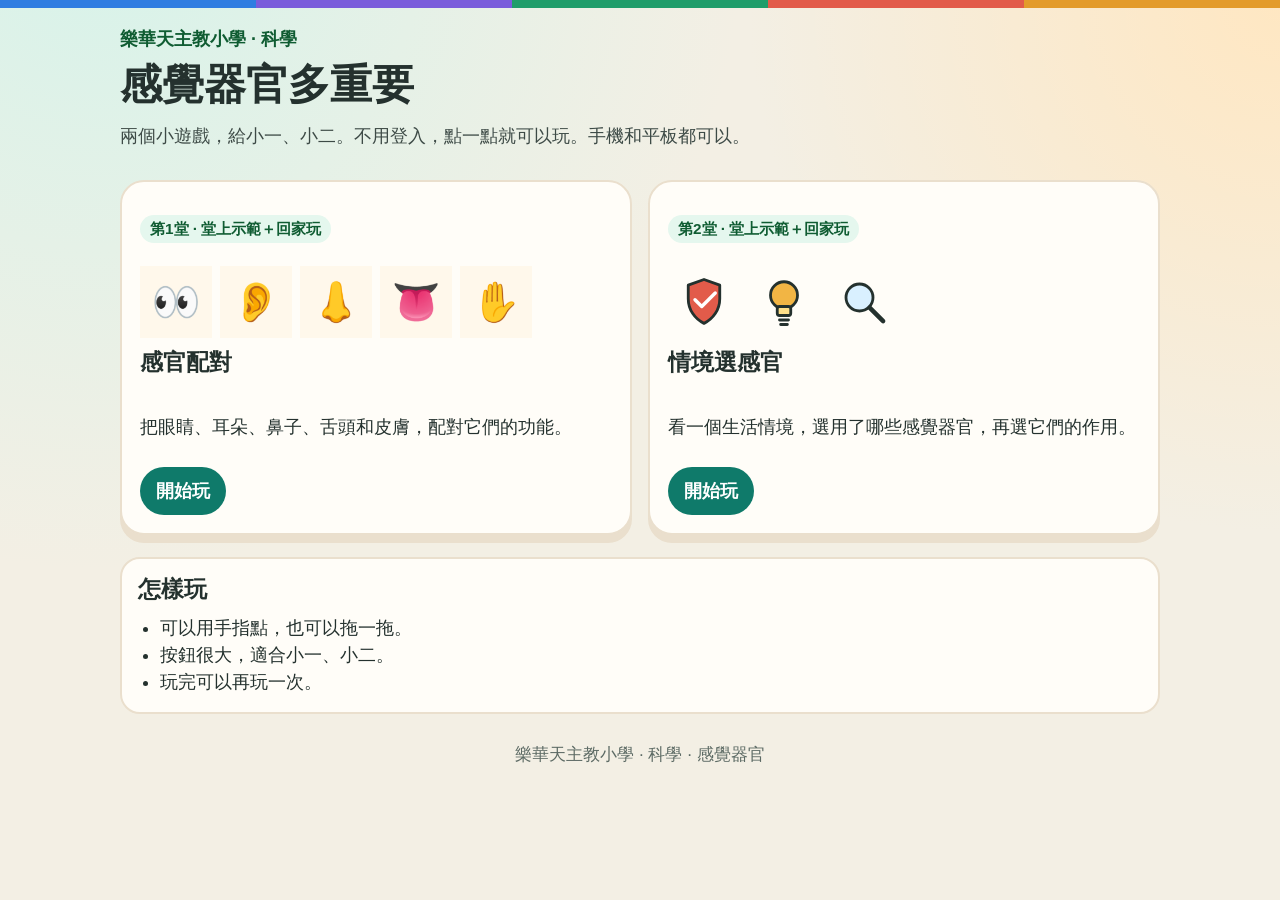
<file: index.html>
<!DOCTYPE html>
<html lang="zh-Hant-HK">
<head>
  <meta charset="utf-8">
  <meta name="viewport" content="width=device-width, initial-scale=1">
  <title>感覺器官小遊戲｜樂華天主教小學</title>
  <meta name="description" content="樂華天主教小學科學課：感官配對、情境選感官。">
  <link rel="icon" href="assets/favicon.svg" type="image/svg+xml">
  <link rel="stylesheet" href="css/styles.css?v=6">
</head>
<body>
  <a class="skip" href="#main">跳到遊戲</a>
  <div class="stripe" aria-hidden="true"></div>
  <header class="hero">
    <div class="wrap">
      <p class="school">樂華天主教小學 · 科學</p>
      <h1>感覺器官多重要</h1>
      <p class="lede">兩個小遊戲，給小一、小二。不用登入，點一點就可以玩。手機和平板都可以。</p>
    </div>
  </header>
  <main id="main" class="wrap">
    <div class="cards">
      <a class="game-card" href="match.html">
        <p class="tag">第1堂 · 堂上示範＋回家玩</p>
        <div class="card-art" id="art-match"></div>
        <h2>感官配對</h2>
        <p>把眼睛、耳朵、鼻子、舌頭和皮膚，配對它們的功能。</p>
        <span class="go">開始玩</span>
      </a>
      <a class="game-card" href="scenario.html">
        <p class="tag">第2堂 · 堂上示範＋回家玩</p>
        <div class="card-art" id="art-scenario"></div>
        <h2>情境選感官</h2>
        <p>看一個生活情境，選用了哪些感覺器官，再選它們的作用。</p>
        <span class="go">開始玩</span>
      </a>
    </div>
    <section class="note">
      <h2>怎樣玩</h2>
      <ul>
        <li>可以用手指點，也可以拖一拖。</li>
        <li>按鈕很大，適合小一、小二。</li>
        <li>玩完可以再玩一次。</li>
      </ul>
    </section>
    <noscript><p class="lesson">請開啟瀏覽器的 JavaScript，遊戲才可以玩。</p></noscript>
  </main>
  <footer class="footer">樂華天主教小學 · 科學 · 感覺器官</footer>
  <script src="js/icons.js?v=6"></script>
  <script>
    (function () {
      var icons = globalThis.SenseIcons;
      function fill(id, names) {
        var row = document.getElementById(id);
        names.forEach(function (name) {
          var span = document.createElement("span");
          span.className = "icon";
          span.innerHTML = icons.icon(name);
          row.appendChild(span);
        });
      }
      fill("art-match", ["eye", "ear", "nose", "tongue", "skin"]);
      fill("art-scenario", ["shield", "bulb", "search"]);
    })();
  </script>
</body>
</html>
</file>
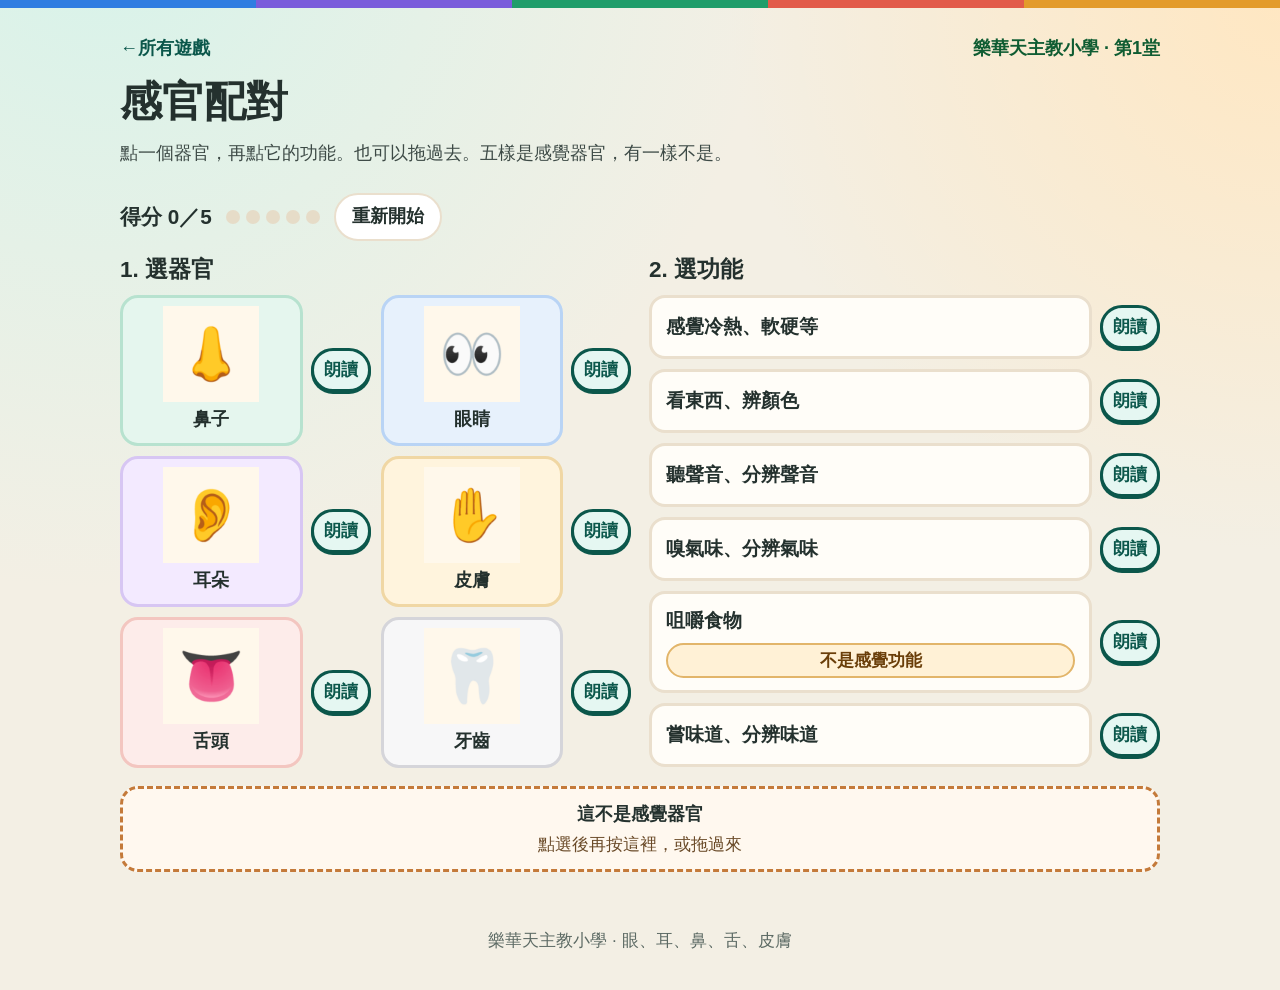
<file: match.html>
<!DOCTYPE html>
<html lang="zh-Hant-HK">
<head>
  <meta charset="utf-8">
  <meta name="viewport" content="width=device-width, initial-scale=1">
  <title>感官配對｜樂華天主教小學</title>
  <link rel="icon" href="assets/favicon.svg" type="image/svg+xml">
  <link rel="stylesheet" href="css/styles.css?v=6">
</head>
<body>
  <a class="skip" href="#main">跳到遊戲</a>
  <div class="stripe" aria-hidden="true"></div>
  <header class="page-head">
    <div class="wrap head-row">
      <a class="back" href="index.html">所有遊戲</a>
      <p class="school">樂華天主教小學 · 第1堂</p>
    </div>
    <div class="wrap">
      <h1>感官配對</h1>
      <p class="lede">點一個器官，再點它的功能。也可以拖過去。五樣是感覺器官，有一樣不是。</p>
    </div>
  </header>
  <main id="main" class="wrap">
    <div class="hud">
      <p class="score" id="score">得分 0／5</p>
      <div id="dots" class="dots" aria-hidden="true"></div>
      <button type="button" id="restart" class="text-btn">重新開始</button>
      <button type="button" id="show-end" class="text-btn" hidden>查看成績</button>
      <p id="speak-status" class="speak-status" role="status"></p>
    </div>
    <p id="feedback" class="feedback" role="status" aria-live="polite"></p>
    <div id="lesson" class="lesson" role="status" aria-live="polite"></div>
    <p id="coach" class="coach" role="status"></p>
    <ul id="paired" class="paired"></ul>
    <div id="board" class="board"></div>
    <noscript><p class="lesson">請開啟瀏覽器的 JavaScript，遊戲才可以玩。</p></noscript>
  </main>
  <footer class="footer">樂華天主教小學 · 眼、耳、鼻、舌、皮膚</footer>
  <dialog id="end-dialog" aria-labelledby="end-title">
    <p class="kicker">本輪完成</p>
    <h2 id="end-title">做得好！</h2>
    <p class="score-big">得分 <span id="end-score">0</span>／5</p>
    <ul id="end-list" class="end-list"></ul>
    <p id="end-trap" class="end-trap"></p>
    <div class="end-actions">
      <button type="button" id="replay" class="primary">再玩一次</button>
      <a class="secondary" href="index.html">返回首頁</a>
    </div>
  </dialog>
  <dialog id="tip-dialog" class="tip-dialog" aria-labelledby="tip-title" aria-describedby="tip-text">
    <p class="kicker" id="tip-title">小提示</p>
    <p id="tip-text" class="tip-text"></p>
    <div class="tip-actions">
      <button type="button" id="tip-speak" class="speak-btn js-option-speak" data-speak="" data-idle-label="朗讀" aria-label="朗讀提示">朗讀</button>
      <button type="button" id="tip-close" class="primary">再試一次</button>
    </div>
  </dialog>
  <script src="js/data.js?v=6"></script>
  <script src="js/icons.js?v=6"></script>
  <script src="js/speech.js?v=6"></script>
  <script src="js/match.js?v=6"></script>
</body>
</html>
</file>
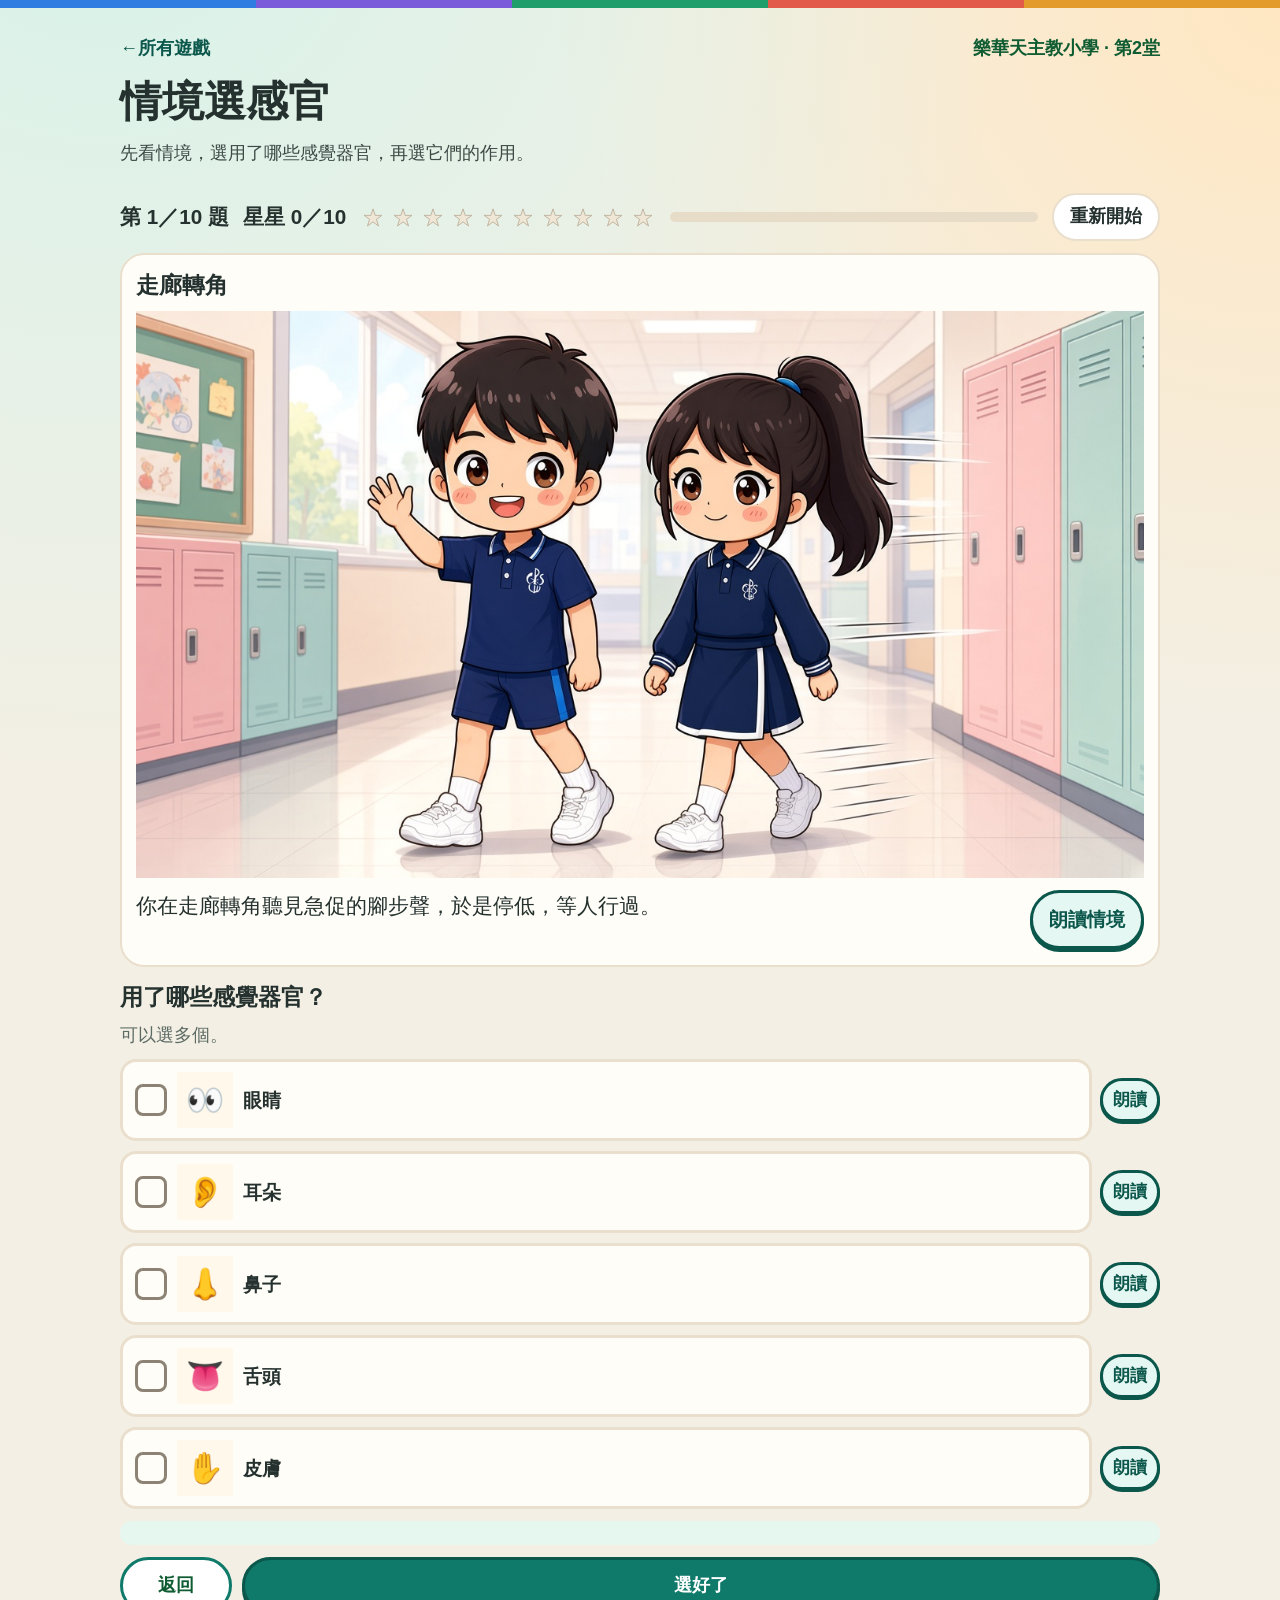
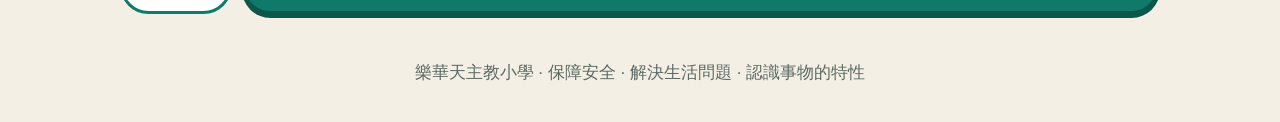
<file: scenario.html>
<!DOCTYPE html>
<html lang="zh-Hant-HK">
<head>
  <meta charset="utf-8">
  <meta name="viewport" content="width=device-width, initial-scale=1">
  <title>情境選感官｜樂華天主教小學</title>
  <link rel="icon" href="assets/favicon.svg" type="image/svg+xml">
  <link rel="stylesheet" href="css/styles.css?v=6">
</head>
<body>
  <a class="skip" href="#main">跳到遊戲</a>
  <div class="stripe" aria-hidden="true"></div>
  <header class="page-head">
    <div class="wrap head-row">
      <a class="back" href="index.html">所有遊戲</a>
      <p class="school">樂華天主教小學 · 第2堂</p>
    </div>
    <div class="wrap">
      <h1>情境選感官</h1>
      <p class="lede">先看情境，選用了哪些感覺器官，再選它們的作用。</p>
    </div>
  </header>
  <main id="main" class="wrap">
    <div class="hud">
      <p class="score" id="progress">第 1／10 題</p>
      <p class="score" id="star-text">星星 0／10</p>
      <div id="star-row" class="star-row" aria-hidden="true"></div>
      <div class="bar" aria-hidden="true"><span id="bar-fill"></span></div>
      <button type="button" id="restart" class="text-btn">重新開始</button>
      <p id="speak-status" class="speak-status" role="status"></p>
    </div>
    <article id="scene-card" class="scene-card">
      <h2 id="q-title">走廊轉角</h2>
      <div id="scene" class="scene"></div>
      <div class="q-row">
        <p id="q-text" class="q-text"></p>
        <button type="button" id="speak-scenario" class="speak-btn speak-prominent js-option-speak" data-speak-part="scenario" data-idle-label="朗讀情境" aria-label="朗讀情境" aria-pressed="false">朗讀情境</button>
      </div>
    </article>
    <section id="step-box">
      <h2 id="step-title">用了哪些感覺器官？</h2>
      <p id="step-note" class="step-note">可以選多個。</p>
      <div id="choices" class="choices"></div>
      <div id="explain" class="explain" hidden></div>
    </section>
    <p id="feedback" class="feedback" role="status" aria-live="polite"></p>
    <div class="action-bar">
      <button type="button" id="back-step" class="secondary" hidden>返回</button>
      <button type="button" id="submit" class="primary">選好了</button>
    </div>
    <noscript><p class="lesson">請開啟瀏覽器的 JavaScript，遊戲才可以玩。</p></noscript>
  </main>
  <footer class="footer">樂華天主教小學 · 保障安全 · 解決生活問題 · 認識事物的特性</footer>
  <dialog id="end-dialog" aria-labelledby="end-title">
    <p class="kicker">十個情境都完成了</p>
    <div class="end-star" id="end-star"></div>
    <h2 id="end-title">做得好！</h2>
    <p class="score-big">星星 <span id="end-stars">0</span>／10</p>
    <p>一次就答對 <span id="end-first">0</span> 題</p>
    <ul class="end-list">
      <li>保障安全：例如走廊聽見急腳步聲，要停低。</li>
      <li>解決生活問題：例如飯堂看號碼牌、聽廣播才入座。</li>
      <li>認識事物的特性：例如摸紙，分辨粗糙還是光滑。</li>
    </ul>
    <div class="end-actions">
      <button type="button" id="replay" class="primary">再玩一次</button>
      <a class="secondary" href="index.html">返回首頁</a>
    </div>
  </dialog>
  <script src="js/data.js?v=6"></script>
  <script src="js/icons.js?v=6"></script>
  <script src="js/scenes.js?v=6"></script>
  <script src="js/speech.js?v=6"></script>
  <script src="js/scenario.js?v=6"></script>
</body>
</html>
</file>
<file: css/styles.css>
:root {
  --paper: #f3efe4;
  --ink: #24312e;
  --muted: #5c6a64;
  --card: #fffdf8;
  --line: #eadfcd;
  --teal: #0f7a6a;
  --teal-deep: #0b574b;
  --good-bg: #e5f7ee;
  --good-ink: #0f5c32;
  --bad-bg: #fff1d6;
  --bad-ink: #6a3e09;
  --info-bg: #e7f1fb;
  --info-ink: #143e66;
  --shadow: 0 8px 0 var(--line);
  --font: "PingFang HK", "PingFang TC", "Noto Sans CJK HK", "Noto Sans CJK TC", "Microsoft JhengHei", "Heiti TC", sans-serif;
}

* { box-sizing: border-box; }

html { font-size: 18px; }

body {
  margin: 0;
  min-height: 100vh;
  color: var(--ink);
  font-family: var(--font);
  line-height: 1.5;
  background:
    radial-gradient(circle at 8% -8%, #d7f3ea 0, transparent 42%),
    radial-gradient(circle at 100% 0%, #ffe7c2 0, transparent 34%),
    var(--paper);
  padding-left: env(safe-area-inset-left);
  padding-right: env(safe-area-inset-right);
  padding-bottom: env(safe-area-inset-bottom);
}

img, svg {
  max-width: 100%;
  object-fit: contain;
  overflow: visible;
}

svg text { font-family: var(--font); }

button, input, summary { font: inherit; color: inherit; }

button {
  cursor: pointer;
  touch-action: manipulation;
}

a { color: var(--teal-deep); }

.stripe {
  height: 8px;
  background: linear-gradient(
    90deg,
    #2f7de1 0 20%,
    #7a5cdb 20% 40%,
    #1f9d6a 40% 60%,
    #e25b4a 60% 80%,
    #e39b2b 80% 100%
  );
}

.skip {
  position: absolute;
  left: 12px;
  top: -48px;
  background: #fff;
  padding: 8px 12px;
  border-radius: 10px;
  z-index: 5;
}

.skip:focus { top: 12px; min-height: 44px; }

.wrap {
  width: min(1040px, calc(100% - 32px));
  margin-inline: auto;
}

.hero, .page-head { padding: 18px 0 6px; }

.school {
  margin: 0;
  color: var(--good-ink);
  font-weight: 700;
}

h1 {
  margin: 0.15em 0 0.25em;
  font-size: clamp(1.7rem, 4vw, 2.35rem);
  line-height: 1.25;
}

h2 { font-size: 1.25rem; margin: 0 0 8px; }

.lede {
  margin: 0 0 8px;
  max-width: 40rem;
  color: #3d4a46;
}

.head-row {
  display: flex;
  justify-content: space-between;
  align-items: center;
  gap: 8px 16px;
  flex-wrap: wrap;
}

.back {
  min-height: 44px;
  display: inline-flex;
  align-items: center;
  padding: 4px 8px 4px 0;
  font-weight: 700;
  text-decoration: none;
}

.back::before { content: "← "; }

.cards {
  display: grid;
  gap: 16px;
  margin-top: 16px;
}

.game-card {
  display: flex;
  flex-direction: column;
  gap: 8px;
  text-decoration: none;
  color: inherit;
  background: var(--card);
  border: 2px solid var(--line);
  border-radius: 24px;
  padding: 18px;
  box-shadow: var(--shadow);
  overflow: visible;
}

.game-card:focus-visible,
button:focus-visible,
.back:focus-visible,
.secondary:focus-visible {
  outline: 3px solid var(--teal);
  outline-offset: 3px;
}

.game-card:active { transform: translateY(2px); box-shadow: 0 4px 0 var(--line); }

.tag {
  display: inline-flex;
  align-items: center;
  align-self: flex-start;
  min-height: 28px;
  padding: 2px 10px;
  border-radius: 999px;
  background: var(--good-bg);
  color: var(--good-ink);
  font-size: 0.85rem;
  font-weight: 700;
}

.card-art {
  display: flex;
  flex-wrap: wrap;
  gap: 8px;
  align-items: center;
  min-height: 52px;
  overflow: visible;
}

.go {
  margin-top: auto;
  display: inline-flex;
  align-items: center;
  justify-content: center;
  min-height: 48px;
  padding: 8px 16px;
  border-radius: 999px;
  background: var(--teal);
  color: #fff;
  font-weight: 700;
  align-self: flex-start;
}

.note {
  margin-top: 22px;
  background: var(--card);
  border-radius: 20px;
  padding: 14px 16px 16px;
  border: 2px solid var(--line);
}

.note ul { margin: 8px 0 0; padding-left: 1.2em; }

.footer {
  text-align: center;
  color: var(--muted);
  padding: 28px 16px 36px;
  font-size: 0.95rem;
}

.hud {
  display: flex;
  flex-wrap: wrap;
  align-items: center;
  gap: 8px 14px;
  margin: 12px 0;
}

.score {
  margin: 0;
  font-weight: 700;
  font-size: 1.15rem;
}

.dots { display: flex; gap: 6px; }

.dot {
  width: 14px;
  height: 14px;
  border-radius: 50%;
  background: #e6dcc8;
}

.dot.on { background: var(--teal); }

.text-btn, .primary, .secondary, .not-sense, .fn, .organ, .choice {
  border-style: solid;
}

.text-btn, .speak-btn {
  min-height: 48px;
  min-width: 48px;
  padding: 8px 16px;
  border-radius: 999px;
  font-weight: 700;
}

.text-btn {
  border: 2px solid var(--line);
  background: #fff;
}

.speak-btn {
  border: 3px solid var(--teal-deep);
  background: #e5f7f2;
  color: var(--teal-deep);
  box-shadow: 0 3px 0 var(--teal-deep);
}

.speak-btn.is-speaking {
  background: var(--teal);
  color: #fff;
}

.speak-mini {
  align-self: center;
  flex: none;
  min-height: 44px;
  min-width: 52px;
  padding: 6px 10px;
  font-size: 0.92rem;
  line-height: 1.2;
  box-shadow: 0 2px 0 var(--teal-deep);
}

.speak-status {
  flex: 1 1 100%;
  margin: 0;
  color: var(--bad-ink);
  font-weight: 700;
}

.speak-status:empty { display: none; }

.primary, .secondary {
  display: inline-flex;
  align-items: center;
  justify-content: center;
  min-height: 52px;
  padding: 12px 18px;
  border-radius: 999px;
  font-weight: 700;
  text-decoration: none;
  border: 3px solid var(--teal-deep);
}

.primary {
  background: var(--teal);
  color: #fff;
  box-shadow: 0 4px 0 var(--teal-deep);
}

.secondary {
  background: #fff;
  color: var(--good-ink);
  border-color: var(--teal);
}

.primary:active, .secondary:active, .text-btn:active, .speak-btn:active, .choice:active, .fn:active, .organ:active {
  transform: translateY(2px);
}

.feedback, .lesson, .coach {
  border-radius: 14px;
  font-weight: 700;
  line-height: 1.45;
}

.feedback { margin: 8px 0; }
.feedback:empty { margin: 0; }

.feedback.is-good, .feedback.is-bad, .feedback.is-info,
.lesson:not(:empty), .coach:not(:empty) {
  padding: 12px 14px;
  margin: 8px 0 12px;
}

.feedback.is-good { background: var(--good-bg); color: var(--good-ink); }
.feedback.is-bad { background: var(--bad-bg); color: var(--bad-ink); }
.feedback.is-info { background: var(--info-bg); color: var(--info-ink); }

.lesson:empty, .coach:empty { display: none; }

.lesson {
  background: var(--info-bg);
  color: var(--info-ink);
  font-size: 1.28rem;
}

.coach {
  background: var(--bad-bg);
  color: var(--bad-ink);
}

.paired {
  display: flex;
  flex-wrap: wrap;
  gap: 8px;
  padding: 0;
  margin: 0 0 12px;
  list-style: none;
}

.paired:empty { display: none; }

.paired li {
  background: var(--good-bg);
  color: var(--good-ink);
  border-radius: 12px;
  padding: 8px 12px;
  font-weight: 700;
  max-width: 100%;
}

.board {
  display: grid;
  gap: 18px;
  margin-bottom: 28px;
}

.organs {
  display: grid;
  grid-template-columns: repeat(2, minmax(0, 1fr));
  gap: 10px;
}

.option-row {
  display: flex;
  align-items: stretch;
  gap: 8px;
  min-width: 0;
}

.option-row > .organ,
.option-row > .fn,
.option-row > .choice {
  flex: 1 1 auto;
  width: auto;
  min-width: 0;
}

.organ {
  position: relative;
  min-height: 96px;
  min-width: 0;
  display: flex;
  flex-direction: column;
  align-items: center;
  justify-content: center;
  gap: 4px;
  padding: 8px 4px 10px;
  border-radius: 18px;
  border: 3px solid var(--edge, transparent);
  background: var(--tint, #fff);
  overflow: visible;
  touch-action: none;
  -webkit-user-select: none;
  user-select: none;
  -webkit-touch-callout: none;
  -webkit-user-drag: none;
}

.organ .icon,
.organ img {
  pointer-events: none;
  -webkit-user-drag: none;
  -webkit-touch-callout: none;
  user-select: none;
}

.organ.is-source { opacity: 0.5; }

.organ[data-organ="eye"] { --tint: #e7f1fc; --edge: #b9d4f5; }
.organ[data-organ="ear"] { --tint: #f3eaff; --edge: #d7c6f3; }
.organ[data-organ="nose"] { --tint: #e5f6ee; --edge: #b7e2cf; }
.organ[data-organ="tongue"] { --tint: #fdecea; --edge: #f3c6c0; }
.organ[data-organ="skin"] { --tint: #fff4dd; --edge: #f0d7a4; }
.organ[data-organ="tooth"] { --tint: #f7f7f8; --edge: #d5d5da; }

.organ.is-selected {
  --edge: var(--teal);
  box-shadow: 0 0 0 4px rgba(15, 122, 106, 0.18);
}

.organ.is-done, .fn.is-done {
  --tint: var(--good-bg);
  --edge: #1e8f55;
  background: var(--good-bg);
  border-color: #1e8f55;
}

.organ .label, .fn .label { font-weight: 700; }

.done-mark {
  color: var(--good-ink);
  font-weight: 700;
  font-size: 0.92rem;
}

.icon {
  width: 48px;
  height: 48px;
  display: block;
  flex: none;
  overflow: visible;
}

.icon svg, .organ .icon svg {
  width: 44px;
  height: 44px;
  display: block;
  overflow: visible;
}

.icon img {
  width: 100%;
  height: 100%;
  max-width: 100%;
  max-height: 100%;
  object-fit: contain;
  object-position: center;
  display: block;
  background: transparent;
}

.organ .icon {
  width: 76px;
  height: 76px;
  padding: 0;
  overflow: visible;
}

.card-art .icon,
.card-art .icon svg,
.card-art .icon img {
  width: 72px;
  height: 72px;
}

.fns { display: flex; flex-direction: column; gap: 10px; }

.fn {
  width: 100%;
  min-height: 56px;
  display: flex;
  align-items: center;
  justify-content: space-between;
  gap: 8px;
  text-align: left;
  padding: 12px 14px;
  border-radius: 16px;
  border: 3px solid var(--line);
  background: var(--card);
  overflow: visible;
  flex-wrap: wrap;
}

.fn .label { flex: 1 1 auto; min-width: 0; }
.fn .owner { font-weight: 700; color: var(--good-ink); }

.fn-hint {
  flex: 1 0 100%;
  font-weight: 700;
  font-size: 0.95rem;
  line-height: 1.35;
  text-align: center;
  color: var(--bad-ink);
  background: var(--bad-bg);
  border: 2px solid #e2b56a;
  border-radius: 999px;
  padding: 4px 10px;
}

.not-sense {
  width: 100%;
  min-height: 72px;
  border: 3px dashed #c47a3a;
  background: #fff8ef;
  border-radius: 18px;
  padding: 12px 16px;
  display: flex;
  flex-direction: column;
  align-items: center;
  justify-content: center;
  gap: 4px;
  text-align: center;
}

.not-sense span { font-size: 0.95rem; color: #6a4a28; font-weight: 400; }

body.is-dragging {
  -webkit-user-select: none;
  user-select: none;
}

body.is-dragging .organ:active { transform: none; }

body.is-dragging .fn,
body.is-dragging .not-sense {
  outline: 3px dashed var(--teal);
  outline-offset: 2px;
}

body.is-dragging .drop-hot {
  outline-style: solid;
  background: #e5f7f2;
}

.ghost {
  position: fixed;
  z-index: 40;
  margin: 0;
  pointer-events: none;
  transform: translate(-50%, -70%);
  opacity: 0.95;
}

.is-hint { box-shadow: 0 0 0 4px rgba(196, 122, 58, 0.45); }

.scene-card {
  background: var(--card);
  border: 2px solid var(--line);
  border-radius: 24px;
  padding: 14px 14px 16px;
  margin: 8px 0 14px;
  overflow: visible;
}

.scene { overflow: visible; line-height: 0; }

.scene svg {
  width: 100%;
  height: auto;
  display: block;
  aspect-ratio: 360 / 200;
  overflow: visible;
}

.scene-photo {
  width: 100%;
  height: auto;
  max-width: 100%;
  aspect-ratio: auto;
  object-fit: contain;
  object-position: center;
  display: block;
  border-radius: 16px;
  background: #fff8ee;
}

.q-text {
  font-size: 1.15rem;
  margin: 12px 0 0;
  line-height: 1.55;
}

.q-row {
  display: flex;
  align-items: flex-start;
  justify-content: space-between;
  flex-wrap: wrap;
  gap: 12px;
  margin-top: 12px;
}

.q-row .q-text {
  margin: 0;
  flex: 1 1 12rem;
}

.speak-prominent {
  flex: none;
  min-height: 56px;
  padding: 12px 16px;
  font-size: 1.08rem;
}

.choice-row {
  display: flex;
  align-items: stretch;
  gap: 8px;
}

.choice-row .choice {
  flex: 1;
  min-width: 0;
}

.choice-row .speak-btn {
  flex: none;
  align-self: center;
  min-width: 72px;
  padding: 8px 12px;
}

.step-note { margin: 0 0 10px; color: var(--muted); }

.choices {
  display: grid;
  gap: 10px;
}

.choice {
  width: 100%;
  min-height: 64px;
  display: flex;
  align-items: center;
  gap: 10px;
  padding: 10px 12px;
  border-radius: 16px;
  border: 3px solid var(--line);
  background: var(--card);
  text-align: left;
  overflow: visible;
}

.choice[aria-pressed="true"] {
  border-color: var(--teal);
  background: #e5f7f2;
}

.choice .box {
  width: 32px;
  height: 32px;
  flex: none;
  display: grid;
  place-items: center;
  border: 3px solid #8d8374;
  border-radius: 8px;
  color: transparent;
  font-weight: 700;
  line-height: 1;
}

.choice[aria-pressed="true"] .box {
  color: #fff;
  background: var(--teal);
  border-color: var(--teal);
}

.choice .name { font-weight: 700; font-size: 1.08rem; }

.choice .icon,
.choice .icon svg,
.choice .icon img {
  width: 56px;
  height: 56px;
  object-fit: contain;
}

.explain {
  display: flex;
  gap: 10px;
  align-items: flex-start;
  background: var(--good-bg);
  color: var(--good-ink);
  border-radius: 16px;
  padding: 12px;
  margin-top: 12px;
  overflow: visible;
}

.explain p { margin: 0.2em 0; }

.explain .icon, .explain .icon svg { width: 40px; height: 40px; }

.star-row {
  display: flex;
  flex-wrap: wrap;
  gap: 4px;
  overflow: visible;
}

.star-row .star, .star-row .star svg {
  width: 26px;
  height: 26px;
  display: block;
  flex: none;
  overflow: visible;
}

.bar {
  flex: 1 1 120px;
  height: 10px;
  background: #e6dcc8;
  border-radius: 999px;
  overflow: hidden;
  min-width: 80px;
}

.bar > span {
  display: block;
  height: 100%;
  width: 0;
  background: var(--teal);
}

.action-bar {
  display: flex;
  gap: 10px;
  padding: 12px 0 18px;
}

.action-bar .primary { flex: 1; }
.action-bar .secondary { min-width: 112px; }

dialog {
  border: none;
  border-radius: 24px;
  padding: 22px 20px 18px;
  width: min(460px, calc(100vw - 28px));
  max-height: min(680px, calc(100vh - 28px));
  overflow: auto;
  color: var(--ink);
  font-family: var(--font);
  box-shadow: 0 16px 50px rgba(20, 40, 36, 0.25);
}

dialog::backdrop { background: rgba(24, 40, 36, 0.48); }

dialog h2 { font-size: 1.55rem; }

.tip-dialog {
  width: min(440px, calc(100vw - 28px));
  text-align: center;
  padding: 18px 16px 16px;
}

.tip-text {
  margin: 10px 0 16px;
  font-size: 1.18rem;
  font-weight: 700;
  line-height: 1.5;
  text-align: left;
  color: var(--bad-ink);
  background: var(--bad-bg);
  border-radius: 16px;
  padding: 14px 12px;
}

.tip-dialog[data-kind="trap"] .tip-text {
  color: var(--info-ink);
  background: var(--info-bg);
}

.tip-actions {
  display: flex;
  flex-wrap: wrap;
  gap: 10px;
  justify-content: center;
}

.tip-actions .speak-btn,
.tip-actions .primary {
  flex: 1 1 132px;
  min-height: 52px;
}

.kicker { margin: 0; color: var(--good-ink); font-weight: 700; }

.score-big {
  font-size: 1.8rem;
  font-weight: 700;
  margin: 4px 0 8px;
}

.end-list { margin: 8px 0 12px; padding-left: 1.2em; }
.end-list li { margin: 4px 0; }

.end-trap {
  background: var(--info-bg);
  color: var(--info-ink);
  border-radius: 14px;
  padding: 12px;
  font-weight: 700;
  font-size: 1.15rem;
}

.end-star { display: flex; justify-content: center; margin: 6px 0; overflow: visible; }
.end-star svg { width: 72px; height: 72px; display: block; overflow: visible; }

.end-actions {
  display: flex;
  flex-wrap: wrap;
  gap: 10px;
  margin-top: 14px;
}

.end-actions .primary, .end-actions .secondary { flex: 1 1 150px; }

.shake { animation: shake 0.35s linear; }

@keyframes shake {
  20% { transform: translateX(-4px); }
  40% { transform: translateX(4px); }
  60% { transform: translateX(-3px); }
  80% { transform: translateX(3px); }
}

@keyframes pulse {
  50% { box-shadow: 0 0 0 6px rgba(196, 122, 58, 0.28); }
}

@media (prefers-reduced-motion: no-preference) {
  .is-hint { animation: pulse 1.2s ease-in-out infinite; }
}

@media (min-width: 800px) {
  .cards { grid-template-columns: 1fr 1fr; align-items: stretch; }
}

@media (min-width: 840px) {
  .board { grid-template-columns: 1fr 1fr; align-items: start; }
  .not-sense { grid-column: 1 / -1; }
  .organs { grid-template-columns: repeat(2, minmax(0, 1fr)); }
  .organ { min-height: 148px; }
  .organ .icon,
  .organ .icon img { width: 96px; height: 96px; }
  .fn { min-height: 64px; font-size: 1.08rem; }
}

@media (max-width: 420px) {
  html { font-size: 17px; }
}

@media (hover: hover) {
  .game-card:hover { transform: translateY(-2px); }
}

@media (prefers-reduced-motion: reduce) {
  *, *::before, *::after {
    animation: none !important;
    transition: none !important;
    scroll-behavior: auto !important;
  }
}
</file>
